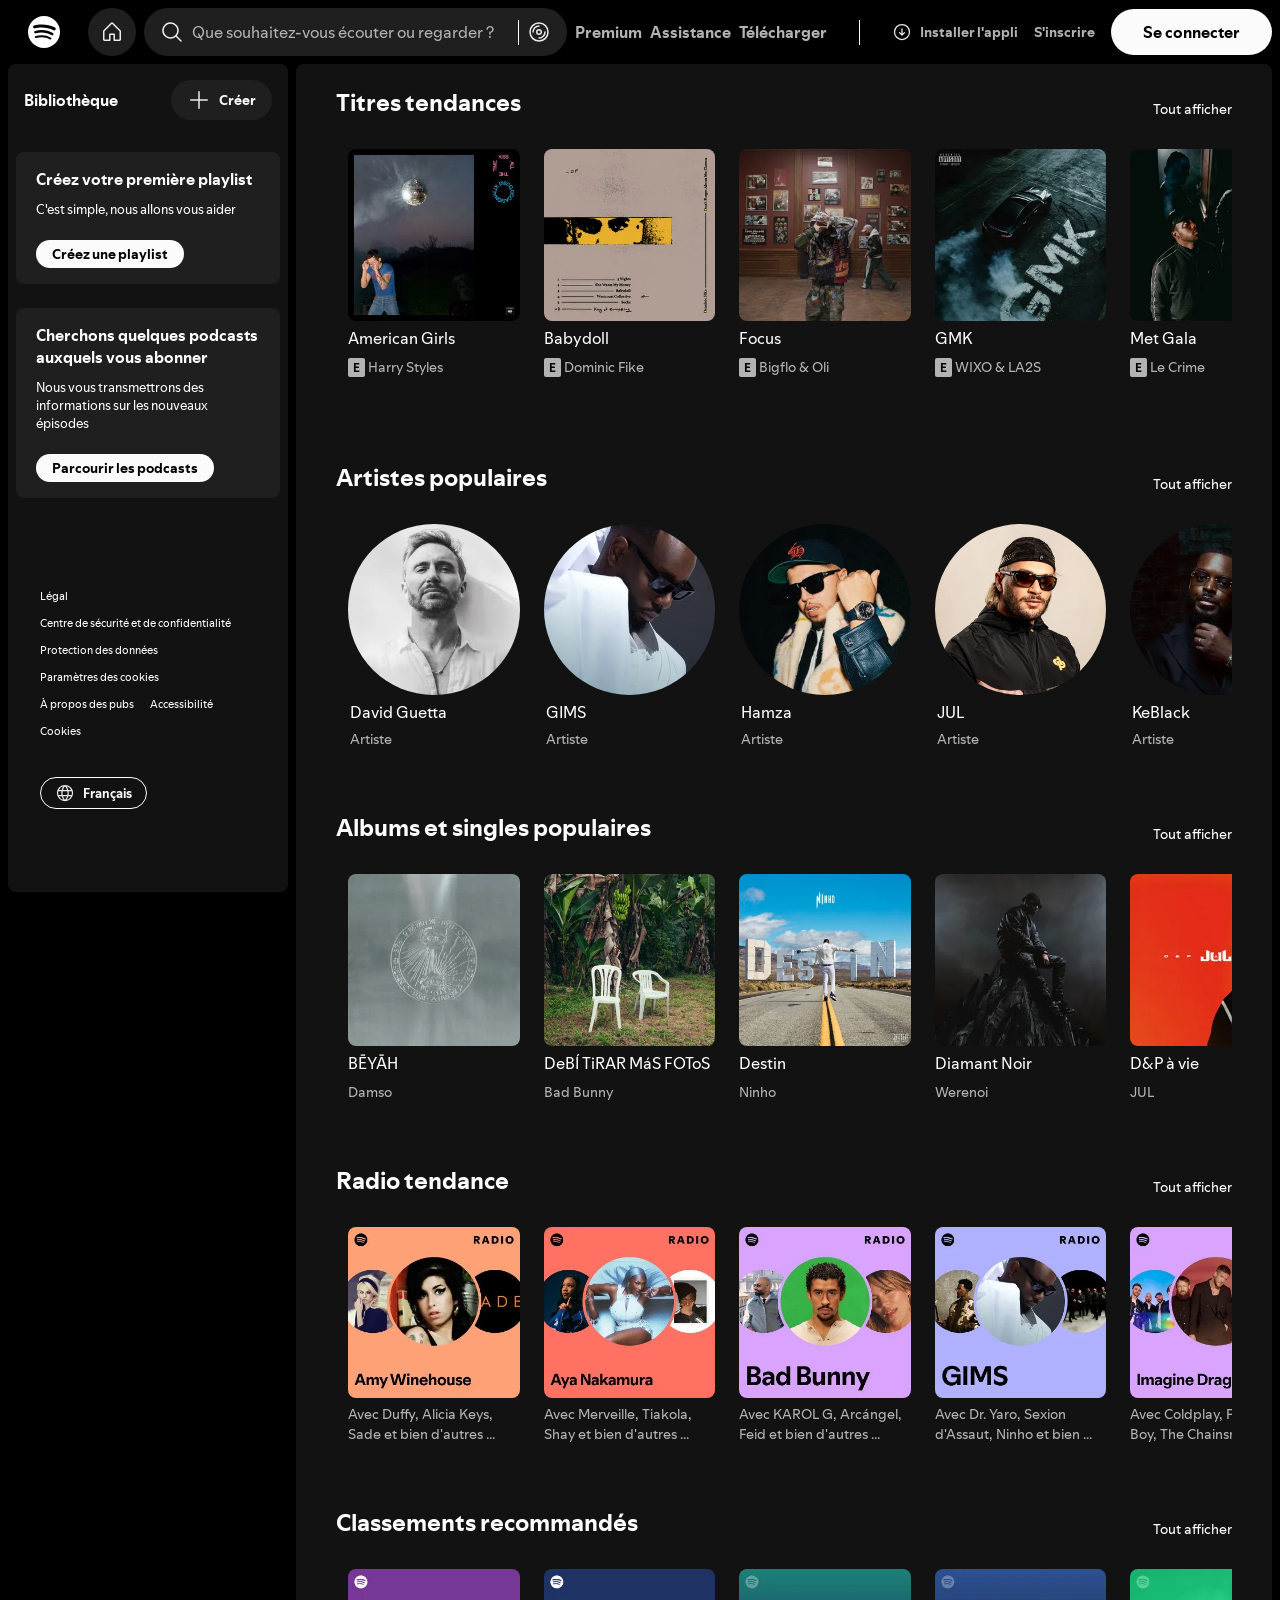
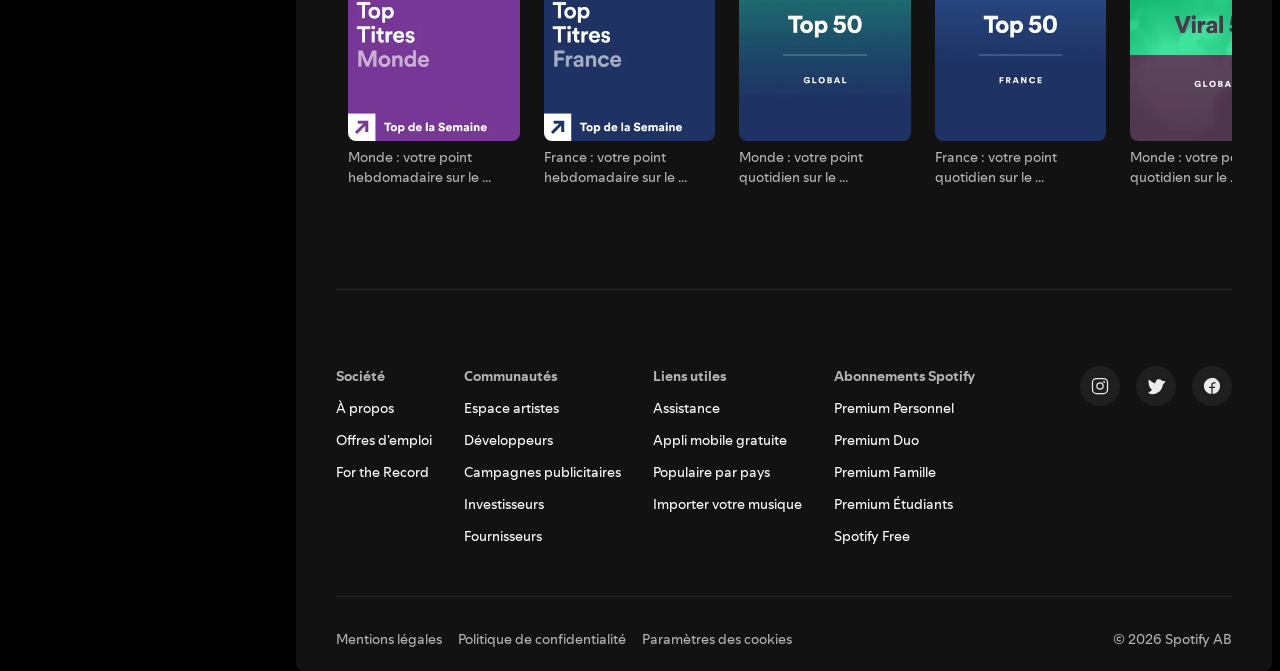
<file: index.html>
<!DOCTYPE html>
<html lang="fr">
<head>
    <meta charset="UTF-8">
    <meta name="viewport" content="width=device-width, initial-scale=1">
    <title>Spotify - Lecteur web : de la musique pour tout le monde</title>
    <meta name="description"
          content="Spotify est un service d'écoute de musique en ligne : accédez gratuitement à des millions de titres, playlists et podcasts, sur mobile comme sur ordinateur.">
    <link rel="stylesheet" href="StyleSpotify.css">
</head>
<body>
<div class="">
    <!--NAV-BARRE-->
    <header class="display_flex align-items-center gap_8 p_8 bg_black position_fixed
                       w_100percent z-index_1">
        <div class="display_flex align-items-center gap_8">
            <div class="logo_entete">
                <img class="w_h_32" src="img/spotify-logo.svg" alt="Logo Spotify blanc et noir">
            </div>
            <a href="#" aria-current="page">
                <img class="bg_grey_1F1F1F border_radius_50 p_12 w_h_48" src="img/pictos/house.svg" alt="Accueil">
            </a>
        </div>
        <form role="search" class="barre_recherche display_flex align-items-center bg_grey_1F1F1F border_radius_3em
                            p_left_right_16 justify-content-space-between">
            <div class="zone_champ display_flex align-items-center gap_8 flex_grow_1 min_width_0">
                <img class="w_h_24" src="img/pictos/magnifying-glass.svg" alt="">
                <label for="recherche" class="screenreader-only">Rechercher</label>
                <input type="search" id="recherche" class="recherche_etendue white flex_grow_1 min_width_0"
                       placeholder="Que souhaitez-vous écouter ou regarder ?">
            </div>
            <div class="recherche_etendue align-items-center gap_8">
                <div class="barre_vertical"></div>
                <a href="#"><img class="w_h_24" src="img/pictos/vinyl-record.svg" alt="Parcourir"></a>
            </div>
        </form>
        <div class="pousse_droite display_flex align-items-center gap_16">
            <nav class="entete_tablette" aria-label="Navigation principale">
                <ul class="display_flex list_style_none grey_B3B3B3 gap_8 font_weight_700">
                    <li><a href="#">Premium</a></li>
                    <li><a href="#">Assistance</a></li>
                    <li><a href="#">Télécharger</a></li>
                </ul>
            </nav>
            <div class="entete_desktop barre_vertical m_left_right_16"></div>
            <nav class="entete_desktop" aria-label="Navigation secondaire">
                <ul class="display_flex list_style_none grey_B3B3B3 gap_16 font_weight_700 font_size_14px">
                    <li><a href="#" class="sans_retour display_flex align-items-center gap_8"><img class="w_h_20"
                                                                                       src="img/pictos/arrow-circle-down.svg"
                                                                                       alt="">Installer l'appli</a></li>
                    <li><a href="#">S'inscrire</a></li>
                </ul>
            </nav>
            <a href="#" class="sans_retour bg_white border_radius_3em p_12_32 font_weight_700">
                Se connecter
            </a>
        </div>
    </header>
    <!--FIN NAV-BARRE-->
    <div class="zone_contenu">
        <!-----ASIDE----->
        <aside class="panneau_bibliotheque bg_dark_grey_121212 border_radius_8px overflow_y_auto p_left_right_8">
            <div class="display_flex align-items-center justify-content-space-between p_16_8_8">
                <h2 class="white font_size_medium">Bibliothèque</h2>
                <button type="button" class="bouton_pilule display_flex bg_grey_1F1F1F
                border_radius_3em p_8_16 font_size_14px align-items-center gap_8
                white font_weight_700">
                    <img class="w_h_24" src="img/pictos/plus.svg" alt="">
                    <span>Créer</span>
                </button>
            </div>
            <div class="display_flex border_radius_8px bg_grey_1F1F1F p_16_20 gap_10 flex_direction_column
                            m_top_24px">
                <h3 class="white font_size_medium">Créez votre première playlist</h3>
                <p class="white font_size_small m_bot_12px">C'est simple, nous allons vous aider</p>
                <button type="button"
                        class="bg_white border_radius_3em width_fit_content p_4_16 font_weight_700 font_size_14px">
                    Créez une playlist
                </button>
            </div>
            <div class="display_flex border_radius_8px bg_grey_1F1F1F p_16_20 gap_10 flex_direction_column
                            m_top_24px">
                <h3 class="white font_size_medium">Cherchons quelques podcasts auxquels vous abonner</h3>
                <p class="white font_size_small m_bot_12px">Nous vous transmettrons des informations sur les nouveaux
                    épisodes</p>
                <a href="#" class="bg_white border_radius_3em width_fit_content p_4_16 font_weight_700 font_size_14px">
                    Parcourir les podcasts
                </a>
            </div>
            <footer class="p_0_24 m_top_85px">
                <nav aria-label="Liens légaux">
                    <ul class="display_flex flex_wrap_wrap white font_size_11px list_style_none">
                        <li class="m_0_16_0_0"><a href="#">Légal</a></li>
                        <li class="m_0_16_0_0"><a href="#">Centre de sécurité et de confidentialité</a></li>
                        <li class="m_0_16_0_0"><a href="#">Protection des données</a></li>
                        <li class="m_0_16_0_0"><a href="#">Paramètres des cookies</a></li>
                        <li class="m_0_16_0_0"><a href="#">À propos des pubs</a></li>
                        <li class="m_0_16_0_0"><a href="#">Accessibilité</a></li>
                        <li class="m_0_16_0_0 w_100percent"><a href="#">Cookies</a></li>
                    </ul>
                </nav>
                <button type="button" class="bouton_pilule font_size_small font_weight_700 border_1px_solid_white border_radius_3em
                                display_flex align-items-center p_5_14 gap_8 m_top_32px_bot_32px white">
                    <img class="w_h_20" src="img/pictos/globe.svg" alt="">
                    Français
                </button>
            </footer>
        </aside>
        <!--FIN ASIDE-->
        <!--MAIN-->
        <!--TITRES TENDANCES-->
        <main class="zone_principale display_flex flex_direction_column bg_dark_grey_121212
        border_radius_8px_haut p_20_40">
            <h1 class="screenreader-only">Accueil</h1>
            <div class="display_flex justify-content-space-between m_bot_18px align-items-end">
                <h2 class="white">Titres tendances</h2>
                <a href="#" class="white font_size_14px">Tout afficher</a>
            </div>
            <div class="rangee_cartes">
                <a href="#" class="carte display_flex flex_direction_column gap_6 w_196px p_12">
                    <div class="position_relative">
                        <img class="w_h_171 border_radius_8px" src="img/titrestendances/americangirls.webp"
                             alt="">
                        <span class="bouton_play" aria-hidden="true"></span>
                    </div>
                    <span class="white">American Girls</span>
                    <div class="display_inline_block gap_8">
                        <span class="border_radius_2px bg_grey_B3B3B3 font_size_12px p_1_5 font_weight_700"
                              aria-hidden="true">E</span><span class="screenreader-only">Explicite</span>
                        <span class="grey_B3B3B3 font_size_14px">Harry Styles</span>
                    </div>
                </a>
                <a href="#" class="carte display_flex flex_direction_column gap_6 w_196px p_12">
                    <div class="position_relative">
                        <img class="w_h_171 border_radius_8px" src="img/titrestendances/babydoll.webp"
                             alt="">
                        <span class="bouton_play" aria-hidden="true"></span>
                    </div>
                    <span class="white">Babydoll</span>
                    <div class="display_inline_block gap_8">
                        <span class="border_radius_2px bg_grey_B3B3B3 font_size_12px p_1_5 font_weight_700"
                              aria-hidden="true">E</span><span class="screenreader-only">Explicite</span>
                        <span class="grey_B3B3B3 font_size_14px">Dominic Fike</span>
                    </div>
                </a>
                <a href="#" class="carte display_flex flex_direction_column gap_6 w_196px p_12">
                    <div class="position_relative">
                        <img class="w_h_171 border_radius_8px" src="img/titrestendances/focus.webp"
                             alt="">
                        <span class="bouton_play" aria-hidden="true"></span>
                    </div>
                    <span class="white">Focus</span>
                    <div class="display_inline_block gap_8">
                        <span class="border_radius_2px bg_grey_B3B3B3 font_size_12px p_1_5 font_weight_700"
                              aria-hidden="true">E</span><span class="screenreader-only">Explicite</span>
                        <span class="grey_B3B3B3 font_size_14px">Bigflo & Oli</span>
                    </div>
                </a>
                <a href="#" class="carte display_flex flex_direction_column gap_6 w_196px p_12">
                    <div class="position_relative">
                        <img class="w_h_171 border_radius_8px" src="img/titrestendances/gmk.webp"
                             alt="">
                        <span class="bouton_play" aria-hidden="true"></span>
                    </div>
                    <span class="white">GMK</span>
                    <div class="display_inline_block gap_8">
                        <span class="border_radius_2px bg_grey_B3B3B3 font_size_12px p_1_5 font_weight_700"
                              aria-hidden="true">E</span><span class="screenreader-only">Explicite</span>
                        <span class="grey_B3B3B3 font_size_14px">WIXO & LA2S</span>
                    </div>
                </a>
                <a href="#" class="carte display_flex flex_direction_column gap_6 w_196px p_12">
                    <div class="position_relative">
                        <img class="w_h_171 border_radius_8px" src="img/titrestendances/metgala.webp"
                             alt="">
                        <span class="bouton_play" aria-hidden="true"></span>
                    </div>
                    <span class="white">Met Gala</span>
                    <div class="display_inline_block gap_8">
                        <span class="border_radius_2px bg_grey_B3B3B3 font_size_12px p_1_5 font_weight_700"
                              aria-hidden="true">E</span><span class="screenreader-only">Explicite</span>
                        <span class="grey_B3B3B3 font_size_14px">Le Crime</span>
                    </div>
                </a>
                <a href="#" class="carte display_flex flex_direction_column gap_6 w_196px p_12">
                    <div class="position_relative">
                        <img class="w_h_171 border_radius_8px" src="img/titrestendances/minimum100k.webp"
                             alt="">
                        <span class="bouton_play" aria-hidden="true"></span>
                    </div>
                    <span class="white">MINIMUM 100K</span>
                    <div class="display_inline_block gap_8">
                        <span class="border_radius_2px bg_grey_B3B3B3 font_size_12px p_1_5 font_weight_700"
                              aria-hidden="true">E</span><span class="screenreader-only">Explicite</span>
                        <span class="grey_B3B3B3 font_size_14px">BANLIEUSARDS, NMK, La Mano 1.9</span>
                    </div>
                </a>
                <a href="#" class="carte display_flex flex_direction_column gap_6 w_196px p_12">
                    <div class="position_relative">
                        <img class="w_h_171 border_radius_8px" src="img/titrestendances/srt.webp"
                             alt="">
                        <span class="bouton_play" aria-hidden="true"></span>
                    </div>
                    <span class="white">SRT FULL NWAR</span>
                    <div class="display_inline_block gap_8">
                        <span class="border_radius_2px bg_grey_B3B3B3 font_size_12px p_1_5 font_weight_700"
                              aria-hidden="true">E</span><span class="screenreader-only">Explicite</span>
                        <span class="grey_B3B3B3 font_size_14px">MINUISKI</span>
                    </div>
                </a>
            </div>
            <!--FIN TITRES TENDANCES-->
            <!--ARTISTES POPULAIRES-->
            <div class="display_flex justify-content-space-between m_bot_18px m_top_50px align-items-end">
                <h2 class="white">Artistes populaires</h2>
                <a href="#" class="white font_size_14px">Tout afficher</a>
            </div>
            <div class="rangee_cartes">
                <a href="#" class="carte display_flex flex_direction_column gap_6 w_196px p_12 align-items-center">
                    <div class="position_relative">
                        <img loading="lazy" class="w_h_171 border_radius_50 object_fit_cover" src="img/artistes/davidg.webp"
                             alt="">
                        <span class="bouton_play" aria-hidden="true"></span>
                    </div>
                    <div class="display_flex flex_direction_column align_self_start gap_6 p_left_2px">
                        <span class="white">David Guetta</span>
                        <span class="grey_B3B3B3 font_size_14px">Artiste</span>
                    </div>
                </a>
                <a href="#" class="carte display_flex flex_direction_column gap_6 w_196px p_12 align-items-center">
                    <div class="position_relative">
                        <img loading="lazy" class="w_h_171 border_radius_50 object_fit_cover" src="img/artistes/gims.webp"
                             alt="">
                        <span class="bouton_play" aria-hidden="true"></span>
                    </div>
                    <div class="display_flex flex_direction_column align_self_start gap_6 p_left_2px">
                        <span class="white">GIMS</span>
                        <span class="grey_B3B3B3 font_size_14px">Artiste</span>
                    </div>
                </a>
                <a href="#" class="carte display_flex flex_direction_column gap_6 w_196px p_12 align-items-center">
                    <div class="position_relative">
                        <img loading="lazy" class="w_h_171 border_radius_50 object_fit_cover" src="img/artistes/hamza.webp"
                             alt="">
                        <span class="bouton_play" aria-hidden="true"></span>
                    </div>
                    <div class="display_flex flex_direction_column align_self_start gap_6 p_left_2px">
                        <span class="white">Hamza</span>
                        <span class="grey_B3B3B3 font_size_14px">Artiste</span>
                    </div>
                </a>
                <a href="#" class="carte display_flex flex_direction_column gap_6 w_196px p_12 align-items-center">
                    <div class="position_relative">
                        <img loading="lazy" class="w_h_171 border_radius_50 object_fit_cover" src="img/artistes/jul.webp"
                             alt="">
                        <span class="bouton_play" aria-hidden="true"></span>
                    </div>
                    <div class="display_flex flex_direction_column align_self_start gap_6 p_left_2px">
                        <span class="white">JUL</span>
                        <span class="grey_B3B3B3 font_size_14px">Artiste</span>
                    </div>
                </a>
                <a href="#" class="carte display_flex flex_direction_column gap_6 w_196px p_12 align-items-center">
                    <div class="position_relative">
                        <img loading="lazy" class="w_h_171 border_radius_50 object_fit_cover" src="img/artistes/keblack.webp"
                             alt="">
                        <span class="bouton_play" aria-hidden="true"></span>
                    </div>
                    <div class="display_flex flex_direction_column align_self_start gap_6 p_left_2px">
                        <span class="white">KeBlack</span>
                        <span class="grey_B3B3B3 font_size_14px">Artiste</span>
                    </div>
                </a>
                <a href="#" class="carte display_flex flex_direction_column gap_6 w_196px p_12 align-items-center">
                    <div class="position_relative">
                        <img loading="lazy" class="w_h_171 border_radius_50 object_fit_cover" src="img/artistes/ninho.webp"
                             alt="">
                        <span class="bouton_play" aria-hidden="true"></span>
                    </div>
                    <div class="display_flex flex_direction_column align_self_start gap_6 p_left_2px">
                        <span class="white">Ninho</span>
                        <span class="grey_B3B3B3 font_size_14px">Artiste</span>
                    </div>
                </a>
                <a href="#" class="carte display_flex flex_direction_column gap_6 w_196px p_12 align-items-center">
                    <div class="position_relative">
                        <img loading="lazy" class="w_h_171 border_radius_50 object_fit_cover" src="img/artistes/werenoi.webp"
                             alt="">
                        <span class="bouton_play" aria-hidden="true"></span>
                    </div>
                    <div class="display_flex flex_direction_column align_self_start gap_6 p_left_2px">
                        <span class="white">Werenoi</span>
                        <span class="grey_B3B3B3 font_size_14px">Artiste</span>
                    </div>
                </a>
            </div>
            <!--FIN ARTISTES POPULAIRES-->
            <!--ALBUM ET SINGLES POPULAIRES-->
            <div class="display_flex justify-content-space-between m_bot_18px align-items-end m_top_50px m_bot_18px">
                <h2 class="white">Albums et singles populaires</h2>
                <a href="#" class="white font_size_14px">Tout afficher</a>
            </div>
            <div class="rangee_cartes">
                <a href="#" class="carte display_flex flex_direction_column gap_6 w_196px p_12">
                    <div class="position_relative">
                        <img loading="lazy" class="w_h_171 border_radius_8px" src="img/albumetsinglespop/beyah.webp"
                             alt="">
                        <span class="bouton_play" aria-hidden="true"></span>
                    </div>
                    <span class="white">BĒYĀH</span>
                    <div class="display_inline_block gap_8">
                        <span class="grey_B3B3B3 font_size_14px">Damso</span>
                    </div>
                </a>
                <a href="#" class="carte display_flex flex_direction_column gap_6 w_196px p_12">
                    <div class="position_relative">
                        <img loading="lazy" class="w_h_171 border_radius_8px" src="img/albumetsinglespop/debitar.webp"
                             alt="">
                        <span class="bouton_play" aria-hidden="true"></span>
                    </div>
                    <span class="white">DeBÍ TiRAR MáS FOToS</span>
                    <div class="display_inline_block gap_8">
                        <span class="grey_B3B3B3 font_size_14px">Bad Bunny</span>
                    </div>
                </a>
                <a href="#" class="carte display_flex flex_direction_column gap_6 w_196px p_12">
                    <div class="position_relative">
                        <img loading="lazy" class="w_h_171 border_radius_8px" src="img/albumetsinglespop/destin.webp"
                             alt="">
                        <span class="bouton_play" aria-hidden="true"></span>
                    </div>
                    <span class="white">Destin</span>
                    <div class="display_inline_block gap_8">
                        <span class="grey_B3B3B3 font_size_14px">Ninho</span>
                    </div>
                </a>
                <a href="#" class="carte display_flex flex_direction_column gap_6 w_196px p_12">
                    <div class="position_relative">
                        <img loading="lazy" class="w_h_171 border_radius_8px" src="img/albumetsinglespop/diamantnoir.webp"
                             alt="">
                        <span class="bouton_play" aria-hidden="true"></span>
                    </div>
                    <span class="white">Diamant Noir</span>
                    <div class="display_inline_block gap_8">
                        <span class="grey_B3B3B3 font_size_14px">Werenoi</span>
                    </div>
                </a>
                <a href="#" class="carte display_flex flex_direction_column gap_6 w_196px p_12">
                    <div class="position_relative">
                        <img loading="lazy" class="w_h_171 border_radius_8px" src="img/albumetsinglespop/dpavie.webp"
                             alt="">
                        <span class="bouton_play" aria-hidden="true"></span>
                    </div>
                    <span class="white">D&P à vie</span>
                    <div class="display_inline_block gap_8">
                        <span class="grey_B3B3B3 font_size_14px">JUL</span>
                    </div>
                </a>
                <a href="#" class="carte display_flex flex_direction_column gap_6 w_196px p_12">
                    <div class="position_relative">
                        <img loading="lazy" class="w_h_171 border_radius_8px" src="img/albumetsinglespop/kykydebondy.webp"
                             alt="">
                        <span class="bouton_play" aria-hidden="true"></span>
                    </div>
                    <span class="white">KYKY2BONDY</span>
                    <div class="display_inline_block gap_8">
                        <span class="grey_B3B3B3 font_size_14px">Hamza</span>
                    </div>
                </a>
                <a href="#" class="carte display_flex flex_direction_column gap_6 w_196px p_12">
                    <div class="position_relative">
                        <img loading="lazy" class="w_h_171 border_radius_8px" src="img/albumetsinglespop/lenordsesouvient.webp"
                             alt="">
                        <span class="bouton_play" aria-hidden="true"></span>
                    </div>
                    <span class="white">LE NORD SE SOUVIENT</span>
                    <div class="display_inline_block gap_8">
                        <span class="grey_B3B3B3 font_size_14px">GIMS</span>
                    </div>
                </a>
            </div>
            <!--FIN ALBUMS ET SINGLES POPULAIRE-->
            <!--RADIO TENDANCE-->
            <div class="display_flex justify-content-space-between m_bot_18px align-items-end m_top_50px m_bot_18px">
                <h2 class="white">Radio tendance</h2>
                <a href="#" class="white font_size_14px">Tout afficher</a>
            </div>
            <div class="rangee_cartes">
                <a href="#" class="carte display_flex flex_direction_column gap_6 w_196px p_12">
                    <div class="position_relative">
                        <img loading="lazy" class="w_h_171 border_radius_8px" src="img/radiotendance/amy.webp"
                             alt="Amy Winehouse">
                        <span class="bouton_play" aria-hidden="true"></span>
                    </div>
                    <span class="grey_B3B3B3 font_size_14px">Avec Duffy, Alicia Keys, Sade et bien d'autres ...</span>
                </a>
                <a href="#" class="carte display_flex flex_direction_column gap_6 w_196px p_12">
                    <div class="position_relative">
                        <img loading="lazy" class="w_h_171 border_radius_8px" src="img/radiotendance/aya.webp"
                             alt="Aya Nakamura">
                        <span class="bouton_play" aria-hidden="true"></span>
                    </div>
                    <span class="grey_B3B3B3 font_size_14px">Avec Merveille, Tiakola, Shay et bien d'autres ...</span>
                </a>
                <a href="#" class="carte display_flex flex_direction_column gap_6 w_196px p_12">
                    <div class="position_relative">
                        <img loading="lazy" class="w_h_171 border_radius_8px" src="img/radiotendance/badbunny.webp"
                             alt="Bad Bunny">
                        <span class="bouton_play" aria-hidden="true"></span>
                    </div>
                    <span class="grey_B3B3B3 font_size_14px">Avec KAROL G, Arcángel, Feid et bien d'autres ...</span>
                </a>
                <a href="#" class="carte display_flex flex_direction_column gap_6 w_196px p_12">
                    <div class="position_relative">
                        <img loading="lazy" class="w_h_171 border_radius_8px" src="img/radiotendance/gims.webp"
                             alt="GIMS">
                        <span class="bouton_play" aria-hidden="true"></span>
                    </div>
                    <span class="grey_B3B3B3 font_size_14px">Avec Dr. Yaro, Sexion d'Assaut, Ninho et bien ...</span>
                </a>
                <a href="#" class="carte display_flex flex_direction_column gap_6 w_196px p_12">
                    <div class="position_relative">
                        <img loading="lazy" class="w_h_171 border_radius_8px" src="img/radiotendance/imaginedragons.webp"
                             alt="Imagine Dragons">
                        <span class="bouton_play" aria-hidden="true"></span>
                    </div>
                    <span class="grey_B3B3B3 font_size_14px">Avec Coldplay, Fall Out Boy, The Chainsmokers ...</span>
                </a>
                <a href="#" class="carte display_flex flex_direction_column gap_6 w_196px p_12">
                    <div class="position_relative">
                        <img loading="lazy" class="w_h_171 border_radius_8px" src="img/radiotendance/jul.webp"
                             alt="JUL">
                        <span class="bouton_play" aria-hidden="true"></span>
                    </div>
                    <span class="grey_B3B3B3 font_size_14px">Avec Moha La Squale, Bouss, PNL et bien ...</span>
                </a>
                <a href="#" class="carte display_flex flex_direction_column gap_6 w_196px p_12">
                    <div class="position_relative">
                        <img loading="lazy" class="w_h_171 border_radius_8px" src="img/radiotendance/redhot.webp"
                             alt="Red Hot Chili Peppers">
                        <span class="bouton_play" aria-hidden="true"></span>
                    </div>
                    <span class="grey_B3B3B3 font_size_14px">Avec Nirvana, The Offspring, System Of ...</span>
                </a>
            </div>
            <!--FIN RADIO TENDANCE-->
            <!--CLASSEMENTS RECOMMANDES-->
            <div class="display_flex justify-content-space-between m_bot_18px align-items-end m_top_50px m_bot_18px">
                <h2 class="white">Classements recommandés</h2>
                <a href="#" class="white font_size_14px">Tout afficher</a>
            </div>
            <div class="rangee_cartes p_bot_90px border_bot_1px_solid_292929">
                <a href="#" class="carte display_flex flex_direction_column gap_6 w_196px p_12">
                    <div class="position_relative">
                        <img loading="lazy" class="w_h_171 border_radius_8px" src="img/classementreco/toptitresmonde.webp"
                             alt="Top Titres Monde">
                        <span class="bouton_play" aria-hidden="true"></span>
                    </div>
                    <span class="grey_B3B3B3 font_size_14px">Monde : votre point hebdomadaire sur le ...</span>
                </a>
                <a href="#" class="carte display_flex flex_direction_column gap_6 w_196px p_12">
                    <div class="position_relative">
                        <img loading="lazy" class="w_h_171 border_radius_8px" src="img/classementreco/toptitresfr.webp"
                             alt="Top Titres France">
                        <span class="bouton_play" aria-hidden="true"></span>
                    </div>
                    <span class="grey_B3B3B3 font_size_14px">France : votre point hebdomadaire sur le ...</span>
                </a>
                <a href="#" class="carte display_flex flex_direction_column gap_6 w_196px p_12">
                    <div class="position_relative">
                        <img loading="lazy" class="w_h_171 border_radius_8px" src="img/classementreco/top50glob.webp"
                             alt="Top 50 Global">
                        <span class="bouton_play" aria-hidden="true"></span>
                    </div>
                    <span class="grey_B3B3B3 font_size_14px">Monde : votre point quotidien sur le ...</span>
                </a>
                <a href="#" class="carte display_flex flex_direction_column gap_6 w_196px p_12">
                    <div class="position_relative">
                        <img loading="lazy" class="w_h_171 border_radius_8px" src="img/classementreco/top50fr.webp"
                             alt="Top 50 France ">
                        <span class="bouton_play" aria-hidden="true"></span>
                    </div>
                    <span class="grey_B3B3B3 font_size_14px">France : votre point quotidien sur le ...</span>
                </a>
                <a href="#" class="carte display_flex flex_direction_column gap_6 w_196px p_12">
                    <div class="position_relative">
                        <img loading="lazy" class="w_h_171 border_radius_8px" src="img/classementreco/viral50glob.webp"
                             alt="Viral 50 Global">
                        <span class="bouton_play" aria-hidden="true"></span>
                    </div>
                    <span class="grey_B3B3B3 font_size_14px">Monde : votre point quotidien sur le ...</span>
                </a>
                <a href="#" class="carte display_flex flex_direction_column gap_6 w_196px p_12">
                    <div class="position_relative">
                        <img loading="lazy" class="w_h_171 border_radius_8px" src="img/classementreco/viral50fr.webp"
                             alt="Viral 50 Global">
                        <span class="bouton_play" aria-hidden="true"></span>
                    </div>
                    <span class="grey_B3B3B3 font_size_14px">France : votre point quotidien sur le ...</span>
                </a>
            </div>
        </main>
        <!--FIN MAIN-->
    </div>

    <footer class="pied_de_page bg_dark_grey_121212 border_radius_8px_bas p_20_40">
        <div class="display_flex justify-content-space-between flex_wrap_wrap gap_32 p_top_32px">
            <nav aria-label="Pied de page">
                <div class="display_flex flex_wrap_wrap gap_32">
                    <div class="display_flex flex_direction_column gap_12">
                        <h2 class="grey_B3B3B3 font_size_14px font_weight_700">Société</h2>
                        <ul class="display_flex flex_direction_column gap_12 list_style_none white font_size_14px">
                            <li><a href="#">À propos</a></li>
                            <li><a href="#">Offres d'emploi</a></li>
                            <li><a href="#">For the Record</a></li>
                        </ul>
                    </div>
                    <div class="display_flex flex_direction_column gap_12">
                        <h2 class="grey_B3B3B3 font_size_14px font_weight_700">Communautés</h2>
                        <ul class="display_flex flex_direction_column gap_12 list_style_none white font_size_14px">
                            <li><a href="#">Espace artistes</a></li>
                            <li><a href="#">Développeurs</a></li>
                            <li><a href="#">Campagnes publicitaires</a></li>
                            <li><a href="#">Investisseurs</a></li>
                            <li><a href="#">Fournisseurs</a></li>
                        </ul>
                    </div>
                    <div class="display_flex flex_direction_column gap_12">
                        <h2 class="grey_B3B3B3 font_size_14px font_weight_700">Liens utiles</h2>
                        <ul class="display_flex flex_direction_column gap_12 list_style_none white font_size_14px">
                            <li><a href="#">Assistance</a></li>
                            <li><a href="#">Appli mobile gratuite</a></li>
                            <li><a href="#">Populaire par pays</a></li>
                            <li><a href="#">Importer votre musique</a></li>
                        </ul>
                    </div>
                    <div class="display_flex flex_direction_column gap_12">
                        <h2 class="grey_B3B3B3 font_size_14px font_weight_700">Abonnements Spotify</h2>
                        <ul class="display_flex flex_direction_column gap_12 list_style_none white font_size_14px">
                            <li><a href="#">Premium Personnel</a></li>
                            <li><a href="#">Premium Duo</a></li>
                            <li><a href="#">Premium Famille</a></li>
                            <li><a href="#">Premium Étudiants</a></li>
                            <li><a href="#">Spotify Free</a></li>
                        </ul>
                    </div>
                </div>
            </nav>
            <nav aria-label="Spotify sur les réseaux sociaux">
                <ul class="display_flex gap_16 list_style_none">
                    <li><a href="https://www.instagram.com/spotify" target="_blank" rel="noopener noreferrer"
                           class="icone_rs display_flex align-items-center justify-content-center bg_grey_1F1F1F border_radius_50 w_h_40">
                        <img class="w_h_20" src="img/reseaux/instagram-logo.svg" alt="Instagram">
                        <span class="screenreader-only"> (nouvel onglet)</span>
                    </a></li>
                    <li><a href="https://x.com/spotify" target="_blank" rel="noopener noreferrer"
                           class="icone_rs display_flex align-items-center justify-content-center bg_grey_1F1F1F border_radius_50 w_h_40">
                        <img class="w_h_20" src="img/reseaux/twitter-logo-fill.svg" alt="X">
                        <span class="screenreader-only"> (nouvel onglet)</span>
                    </a></li>
                    <li><a href="https://www.facebook.com/Spotify" target="_blank" rel="noopener noreferrer"
                           class="icone_rs display_flex align-items-center justify-content-center bg_grey_1F1F1F border_radius_50 w_h_40">
                        <img class="w_h_20" src="img/reseaux/facebook-logo-fill.svg" alt="Facebook">
                        <span class="screenreader-only"> (nouvel onglet)</span>
                    </a></li>
                </ul>
            </nav>
        </div>
        <div class="display_flex justify-content-space-between align-items-center flex_wrap_wrap gap_16 m_top_50px border_top_1px_solid_292929 p_top_32px">
            <nav aria-label="Informations légales">
                <ul class="display_flex flex_wrap_wrap gap_16 list_style_none grey_B3B3B3 font_size_14px">
                    <li><a href="mentions-legales.html">Mentions légales</a></li>
                    <li><a href="#">Politique de confidentialité</a></li>
                    <li><a href="#">Paramètres des cookies</a></li>
                </ul>
            </nav>
            <p class="grey_B3B3B3 font_size_14px">© 2026 Spotify AB</p>
        </div>
    </footer>
</div>
</body>
</html>
</file>
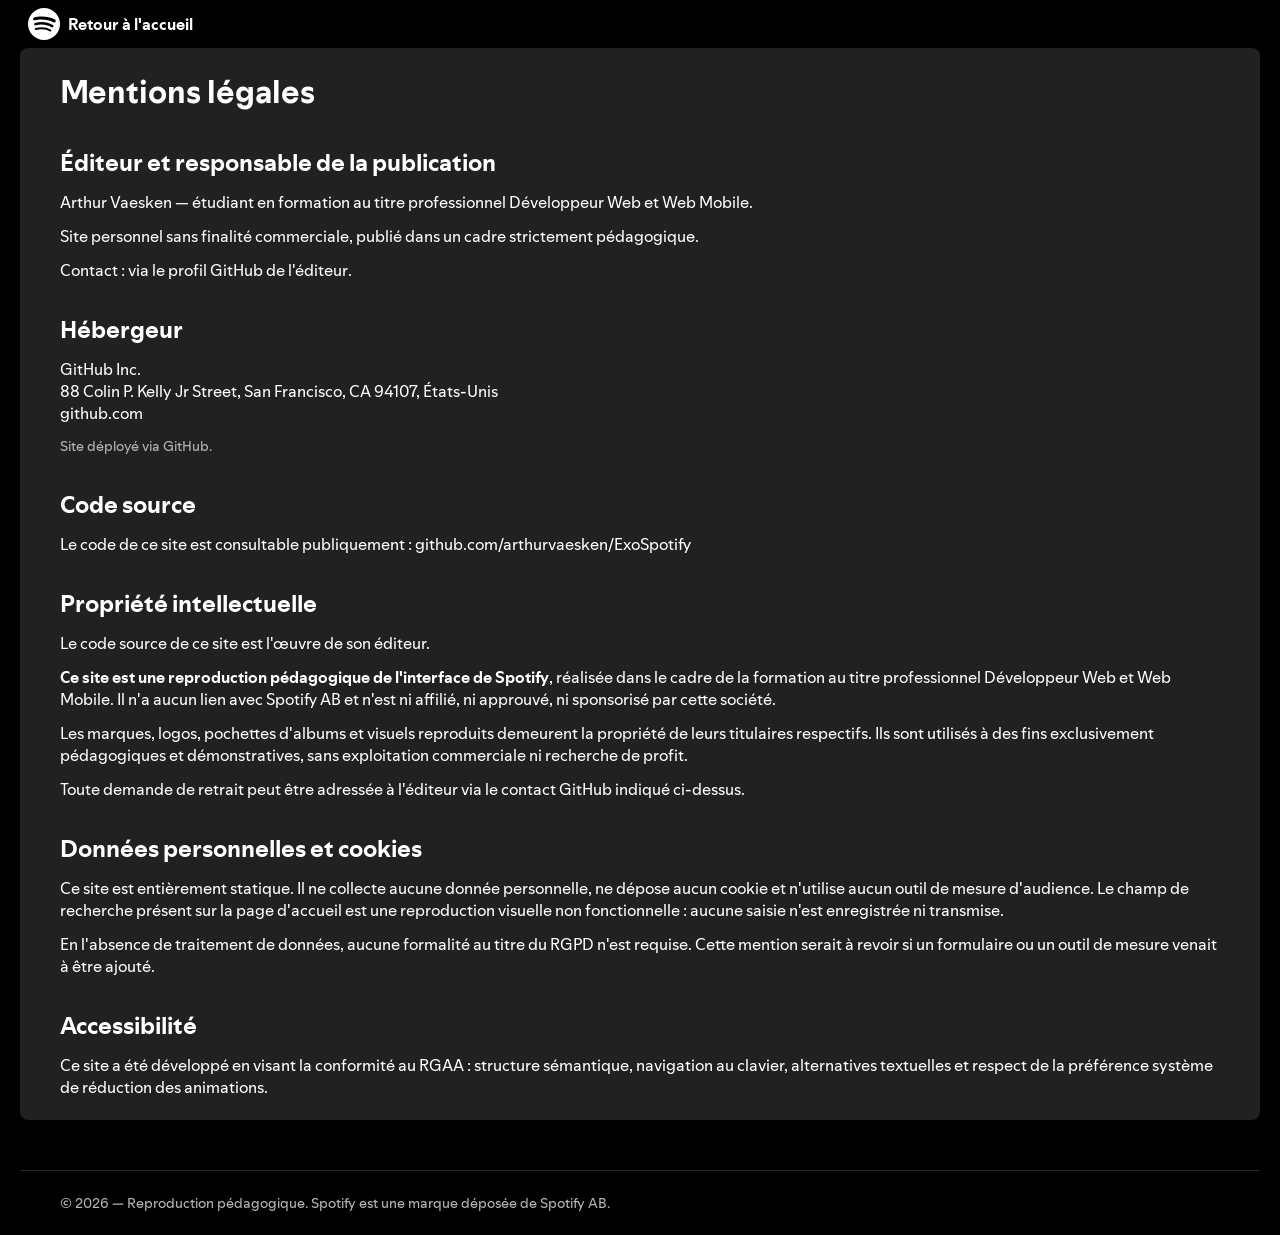
<file: mentions-legales.html>
<!DOCTYPE html>
<html lang="fr">
<head>
    <meta charset="UTF-8">
    <meta name="viewport" content="width=device-width, initial-scale=1">
    <title>Mentions légales — reproduction pédagogique Spotify</title>
    <meta name="description" content="Mentions légales du site : éditeur, responsable de la publication, hébergeur et propriété intellectuelle. Reproduction pédagogique réalisée dans le cadre du titre professionnel Développeur Web et Web Mobile.">
    <meta name="robots" content="noindex">
    <link rel="stylesheet" href="StyleSpotify.css">
</head>
<body>
<header class="display_flex align-items-center p_8 bg_black top_10px w_100percent z-index_1">
    <div class="m_left_right_20">
        <a href="index.html" class="display_flex align-items-center gap_8">
            <img class="w_h_32" src="img/spotify-logo.svg" alt="">
            <span class="white font_weight_700">Retour à l'accueil</span>
        </a>
    </div>
</header>

<main class="display_flex flex_direction_column gap_32 bg_grey_212121 border_radius_8px p_20_40 m_top_64px m_left_right_20 white">
    <h1>Mentions légales</h1>

    <section class="display_flex flex_direction_column gap_12">
        <h2>Éditeur et responsable de la publication</h2>
        <p>Arthur Vaesken — étudiant en formation au titre professionnel Développeur Web et Web Mobile.</p>
        <p>Site personnel sans finalité commerciale, publié dans un cadre strictement pédagogique.</p>
        <p>Contact : via le profil
            <a href="https://github.com/arthurvaesken" target="_blank" rel="noopener noreferrer">GitHub
                de l'éditeur<span class="screenreader-only"> (nouvel onglet)</span></a>.</p>
    </section>

    <section class="display_flex flex_direction_column gap_12">
        <h2>Hébergeur</h2>
        <p>GitHub Inc.<br>
            88 Colin P. Kelly Jr Street, San Francisco, CA 94107, États-Unis<br>
            <a href="https://github.com" target="_blank" rel="noopener noreferrer">github.com<span
                    class="screenreader-only"> (nouvel onglet)</span></a></p>
        <p class="grey_B3B3B3 font_size_14px">Site déployé via GitHub.</p>
    </section>

    <section class="display_flex flex_direction_column gap_12">
        <h2>Code source</h2>
        <p>Le code de ce site est consultable publiquement :
            <a href="https://github.com/arthurvaesken/ExoSpotify" target="_blank" rel="noopener noreferrer">github.com/arthurvaesken/ExoSpotify<span
                    class="screenreader-only"> (nouvel onglet)</span></a></p>
    </section>

    <section class="display_flex flex_direction_column gap_12">
        <h2>Propriété intellectuelle</h2>
        <p>Le code source de ce site est l'œuvre de son éditeur.</p>
        <p><strong>Ce site est une reproduction pédagogique de l'interface de Spotify</strong>, réalisée
            dans le cadre de la formation au titre professionnel Développeur Web et Web Mobile. Il n'a
            aucun lien avec Spotify AB et n'est ni affilié, ni approuvé, ni sponsorisé par cette société.</p>
        <p>Les marques, logos, pochettes d'albums et visuels reproduits demeurent la propriété de leurs
            titulaires respectifs. Ils sont utilisés à des fins exclusivement pédagogiques et
            démonstratives, sans exploitation commerciale ni recherche de profit.</p>
        <p>Toute demande de retrait peut être adressée à l'éditeur via le contact GitHub indiqué ci-dessus.</p>
    </section>

    <section class="display_flex flex_direction_column gap_12">
        <h2>Données personnelles et cookies</h2>
        <p>Ce site est entièrement statique. Il ne collecte aucune donnée personnelle, ne dépose aucun
            cookie et n'utilise aucun outil de mesure d'audience. Le champ de recherche présent sur la
            page d'accueil est une reproduction visuelle non fonctionnelle : aucune saisie n'est
            enregistrée ni transmise.</p>
        <p>En l'absence de traitement de données, aucune formalité au titre du RGPD n'est requise. Cette
            mention serait à revoir si un formulaire ou un outil de mesure venait à être ajouté.</p>
    </section>

    <section class="display_flex flex_direction_column gap_12">
        <h2>Accessibilité</h2>
        <p>Ce site a été développé en visant la conformité au RGAA : structure sémantique, navigation
            au clavier, alternatives textuelles et respect de la préférence système de
            réduction des animations.</p>
    </section>
</main>

<footer class="p_20_40 m_top_50px m_left_right_20 border_top_1px_solid_292929">
    <p class="grey_B3B3B3 font_size_14px">© 2026 — Reproduction pédagogique. Spotify est une marque
        déposée de Spotify AB.</p>
</footer>
</body>
</html>
</file>
<file: StyleSpotify.css>
* {
    margin: 0;
    padding: 0;
    box-sizing: border-box;
}

body {
    background-color: black;
    font-family: "SpotifyMixUI", sans-serif;
}


/*POLICES*/

@font-face {
    font-family: "SpotifyMixUI";
    src: url("font/SpotifyMixUI-Regular-cc3b1de388efa4cbca6c75cebc24585e.woff2");
    font-weight: 400;
    font-style: normal;
}

@font-face {
    font-family: "SpotifyMixUI";
    src: url("font/SpotifyMixUI-Bold-4264b799009b1db5c491778b1bc8e5b7.woff2");
    font-weight: 700;
    font-style: normal;
}

@font-face {
    font-family: "SpotifyMixUITitle";
    src: url("font/SpotifyMixUITitleVariable-8769ccfde3379b7ebcadd9529b49d0cc.woff2");
    font-style: normal;
}

/*SCROLLBAR*/

/* Propriétés standard : Firefox, Chrome 121+, Safari 18.2+.
   Quand elles s'appliquent, le navigateur ignore les pseudo-éléments
   ::-webkit-scrollbar plus bas, qui ne servent que de repli. */

html {
    scrollbar-width: thin;
    scrollbar-color: rgba(255, 255, 255, 0.3) transparent;
}

/* Curseur invisible au repos, révélé quand la souris entre dans le panneau */
aside {
    scrollbar-width: thin;
    scrollbar-color: transparent transparent;
}

aside:hover {
    scrollbar-color: rgba(255, 255, 255, 0.3) transparent;
}

/* Repli pour les navigateurs WebKit anciens */

::-webkit-scrollbar {
    width: 12px;
}

::-webkit-scrollbar-track {
    background: transparent;
}

/* La bordure transparente + background-clip donne un curseur de 6px
   visible dans une zone de clic de 12px, plus confortable à attraper */
::-webkit-scrollbar-thumb {
    background-color: rgba(255, 255, 255, 0.3);
    border-radius: 6px;
    border: 3px solid transparent;
    background-clip: content-box;
}

aside::-webkit-scrollbar-thumb {
    background-color: transparent;
}

aside:hover::-webkit-scrollbar-thumb {
    background-color: rgba(255, 255, 255, 0.3);
}

::-webkit-scrollbar-thumb:hover {
    background-color: rgba(255, 255, 255, 0.5);
}

/*DISPLAY ET ALIGNEMENTS*/

.display_flex {
    display: flex;
}

.display_flex_start {
    justify-content: flex-start;
}

.display_inline_block {
    display: inline-block;
}

.justify-content-center {
    justify-content: center;
}

.justify-content-space-between {
    justify-content: space-between;
}

.align-items-center {
    align-items: center;
}

.align-items-end {
    align-items: end;
}

.justify_self_center {
    justify-self: center;
}

.align_self_start {
    align-self: flex-start;
}

.flex_direction_column {
    flex-direction: column;
}

.flex_wrap_wrap {
    flex-wrap: wrap;
}

.position_fixed {
    position: fixed;
}

.position_relative {
    position: relative;
}

/*ELEMENT HORS FLUX */
.position_absolute {
    position: absolute;
}

.z-index_1 {
    z-index: 1;
}

.aspect_ratio_1 {
    aspect-ratio: 1;
}

.overflow_hidden {
    overflow: hidden;
}

.overflow_y_auto {
    overflow-y: auto;
}

.flex_grow_1 {
    flex-grow: 1;
}

.flex_1 {
    flex: 1;
}

/*POSITIONNEMENT*/

.left_378px {
    left: 434px;
}

.top_76px {
    top: 76px;
}

.top_10px {
    top: 10px;
}

/*ESPACEMENTS*/

.gap_6 {
    gap: 6px;
}

.gap_8 {
    gap: 8px;
}

.gap_10 {
    gap: 10px;
}

.gap_12 {
    gap: 12px;
}

.gap_16 {
    gap: 16px;
}

.gap_32 {
    gap: 32px;
}

.p_8 {
    padding: 8px;
}

.p_12 {
    padding: 12px;
}

.p_0_24 {
    padding: 0 24px;
}

.p_1_5 {
    padding: 1px 5px;
}

.p_5_14 {
    padding: 5px 14px;
}

.p_8_16 {
    padding: 8px 16px;
}

.p_4_16 {
    padding: 4px 16px;
}

.p_12_16 {
    padding: 12px 16px;
}

.p_16_20 {
    padding: 16px 20px;
}

.p_12_32 {
    padding: 12px 32px;
}

.p_20_40 {
    padding: 22px 40px;
}

.p_16_8_8 {
    padding: 16px 8px 8px;
}

.p_left_2px {
    padding-left: 2px;
}

.p_bot_90px {
    padding-bottom: 90px;
}

.p_left_right_8 {
    padding: 0 8px;
}

.p_left_right_16 {
    padding: 0 16px;
}

.p_top_32px {
    padding-top: 32px;
}

.m_left_right_20 {
    margin: 0 20px;
}

.m_left_right_16 {
    margin: 0 16px;
}

.m_32_0 {
    margin: 32px 0;
}

.m_0_16_0_0 {
    margin: 6px 16px 6px 0;
}

.m_top_24px {
    margin-top: 24px;
}

.m_top_50px {
    margin-top: 50px;
}

.m_top_85px {
    margin-top: 85px;
}

.m_bot_12px {
    margin-bottom: 12px;
}

.m_bot_18px {
    margin-bottom: 18px;
}

.m_top_32px_bot_32px {
    margin-top: 32px;
    margin-bottom: 32px;
}

/*COULEURS*/

.bg_grey {
    background-color: #2A2A2A;
}

.bg_dark_grey {
    background-color: #212121;
}

.bg_dark_grey_121212 {
    background-color: #121212;
}

.bg_grey_212121 {
    background-color: #212121;
}

.bg_grey_1F1F1F {
    background-color: #1F1F1F;
}

.bg_grey_B3B3B3 {
    background-color: #B3B3B3;
}

.bg_white {
    background-color: #FBFBFB;
}

.bg_black {
    background-color: #000000;
}

.white {
    color: white;
}

.grey_B3B3B3 {
    color: #B3B3B3;
}

/*BORDER*/

.border_radius_50 {
    border-radius: 50%;
}

.border_radius_3em {
    border-radius: 3em;
}

.border_radius_2px {
    border-radius: 2px;
}

.border_radius_8px {
    border-radius: 8px;
}

.border_radius_8px_haut {
    border-radius: 8px 8px 0 0;
}

.border_radius_8px_bas {
    border-radius: 0 0 8px 8px;
}

.border_1px_solid_white {
    border: 1px solid white;
}

.border_bot_1px_solid_292929 {
    border-bottom: 1px solid #292929;
}

.border_top_1px_solid_292929 {
    border-top: 1px solid #292929;
}

/*TAILLE*/

.w_280px {
    width: 280px;
}

.w_100percent {
    width: 100%;
}

.w_196px {
    width: 196px;
}

.w_h_153px {
    width: 153px;
    height: 153px;
}

.w_h_171 {
    width: 171.5px;
    height: 171.5px;
}

.w_h_48 {
    width: 48px;
    height: 48px;
}

.w_h_40 {
    width: 40px;
    height: 40px;
}

.w_h_32 {
    width: 32px;
    height: 32px;
}

.w_h_24 {
    width: 24px;
    height: 24px;
}

.w_h_20 {
    width: 20px;
    height: 20px;
}

.w_h_16 {
    width: 16px;
    height: 16px;
}

.width_fit_content {
    width: fit-content;
}

.object_fit_cover {
    object-fit: cover;
}

.min_width_0 {
    min-width: 0;
}

/*TYPO*/

/*Supprime les puces d'une liste non ordonnée (<ul>)
ou les chiffres d'une liste ordonnée (<ol>)*/
.list_style_none {
    list-style: none;
}

.font_weight_400 {
    font-weight: 400;
}

.font_weight_500 {
    font-weight: 500;
}

.font_weight_700 {
    font-weight: 700;
}

.font_size_medium {
    font-size: medium;
}

.font_size_small {
    font-size: small;
}

.font_size_10px {
    font-size: 10px;
}

.font_size_11px {
    font-size: 11px;
}

.font_size_12px {
    font-size: 12px;
}

.font_size_14px {
    font-size: 14px;
}

/*COMPOSANTS*/

.entete_desktop {
    display: none;
}

@media (min-width: 870px) {
    .entete_desktop {
        display: block;
    }
}

.logo_entete {
    margin: 0 8px;
}

@media (min-width: 870px) {
    .logo_entete {
        margin: 0 20px;
    }
}

.barre_recherche {
    width: 48px;
    height: 48px;
    min-width: 0;
    padding: 0;
    justify-content: center;
}

@media (min-width: 981px) {
    .barre_recherche {
        width: auto;
        flex: 1;
        max-width: 474px;
        padding: 0 16px;
        justify-content: space-between;
    }
}

.recherche_etendue {
    display: none;
}

@media (min-width: 981px) {
    .recherche_etendue {
        display: flex;
    }
}

.sans_retour {
    white-space: nowrap;
}

.pousse_droite {
    margin-left: auto;
}

.zone_champ {
    justify-content: center;
}

@media (min-width: 981px) {
    .zone_champ {
        justify-content: flex-start;
    }
}

.entete_tablette {
    display: none;
}

@media (min-width: 640px) {
    .entete_tablette {
        display: block;
    }
}

.panneau_bibliotheque {
    width: 100%;
    order: 2;
}

@media (min-width: 1024px) {
    .panneau_bibliotheque {
        position: fixed;
        top: 64px;
        width: 280px;
        height: calc(100vh - 72px);
        order: 0;
    }
}

.zone_principale {
    margin-left: 0;
    margin-top: 64px;
    order: 1;
}

@media (min-width: 1024px) {
    .zone_principale {
        margin-left: 288px;
        margin-top: 64px;
        flex: 1;
        min-width: 0;
    }
}

.zone_contenu {
    display: flex;
    flex-direction: column;
    padding: 0 8px;
}

@media (min-width: 1024px) {
    .zone_contenu {
        flex-direction: row;
    }
}

.rangee_cartes {
    display: flex;
    overflow-x: auto;
    position: relative;
    scrollbar-width: thin;
    scrollbar-color: transparent transparent;
}

.rangee_cartes:hover {
    scrollbar-color: rgba(255,255,255,0.3) transparent;
}

.pied_de_page {
    margin-left: 8px;
    margin-right: 8px;
}

@media (min-width: 1024px) {
    .pied_de_page {
        margin-left: 296px;
    }
}

.barre_vertical {
    background: #FBFBFB;
    width: 1px;
    height: 25px;
}

.barre_horizon {
    background: #FBFBFB;
    width: 25px;
    height: 1px;
}

.bouton_play {
    position: absolute;
    right: 8px;
    bottom: 8px;
    width: 48px;
    height: 48px;
    border-radius: 50%;
    background-color: #1ED760;
    background-image: url("img/pictos/play-fill.svg");
    background-repeat: no-repeat;
    background-position: center;
    background-size: 30px;
    box-shadow: 0 8px 8px rgba(0, 0, 0, 0.3);
    opacity: 0;
    transform: translateY(8px);
    transition: opacity 0.2s ease, transform 0.2s ease;
}

/*ETATS INTERACTIFS*/

nav a {
    transition: color 0.2s ease;
}

nav a:hover,
nav a:focus-visible {
    color: #FFFFFF;
}

.bg_white {
    transition: transform 0.2s ease;
}

.bg_white:hover,
.bg_white:focus-visible {
    transform: scale(1.04);
}

/*BOUTON ACCUEIL*/

header a[aria-current] img {
    transition: background-color 0.2s ease, transform 0.2s ease;
}

header a[aria-current]:hover img,
header a[aria-current]:focus-visible img {
    background-color: #2A2A2A;
    transform: scale(1.04);
}

/*BARRE DE RECHERCHE*/

form[role="search"] {
    transition: background-color 0.2s ease;
}

form[role="search"]:hover,
form[role="search"]:focus-within {
    background-color: #2A2A2A;
}

/*ICONES RESEAUX SOCIAUX*/

.icone_rs {
    transition: background-color 0.2s ease, transform 0.2s ease;
}

.icone_rs:hover,
.icone_rs:focus-visible {
    background-color: #2A2A2A;
    transform: scale(1.06);
}

/*CARTES DU MAIN*/

.carte {
    border-radius: 6px;
    transition: background-color 0.2s ease;
}

.carte:hover,
.carte:focus-visible {
    background-color: #1F1F1F;
}

.carte:hover .bouton_play,
.carte:focus-visible .bouton_play {
    opacity: 1;
    transform: translateY(0);
}

/*BOUTONS PILLULE BIBLIOTHEQUE*/

.bouton_pilule {
    transition: background-color 0.2s ease, border-color 0.2s ease, transform 0.2s ease;
}

.bouton_pilule:hover,
.bouton_pilule:focus-visible {
    background-color: #2A2A2A;
    border-color: #FFFFFF;
    transform: scale(1.04);
}


/*ACCESSIBILITE*/

.screenreader-only {
    position: absolute;
    width: 1px;
    height: 1px;
    padding: 0;
    margin: -1px;
    overflow: hidden;
    clip: rect(0, 0, 0, 0);
    white-space: nowrap;
    border: 0;
}

/*RESET DES ELEMENTS NATIFS*/

a {
    color: inherit;
    text-decoration: none;
}

input,
button,
select,
textarea {
    font: inherit;
    color: inherit;
    background-color: transparent;
    border: none;
    appearance: none;
}

input[type="search"]::-webkit-search-cancel-button,
input[type="search"]::-webkit-search-decoration {
    -webkit-appearance: none;
    appearance: none;
}

::placeholder {
    color: #B3B3B3;
    opacity: 1;
}

a:focus-visible,
input:focus-visible {
    outline: 2px solid #1ED760;
    outline-offset: 2px;
}

img {
    display: block;
}

/*TROUBLE VESTIBULAIRE*/

@media (prefers-reduced-motion: reduce) {
    *,
    *::before,
    *::after {
        transition-duration: 0.01ms !important;
        animation-duration: 0.01ms !important;
    }
}
</file>
